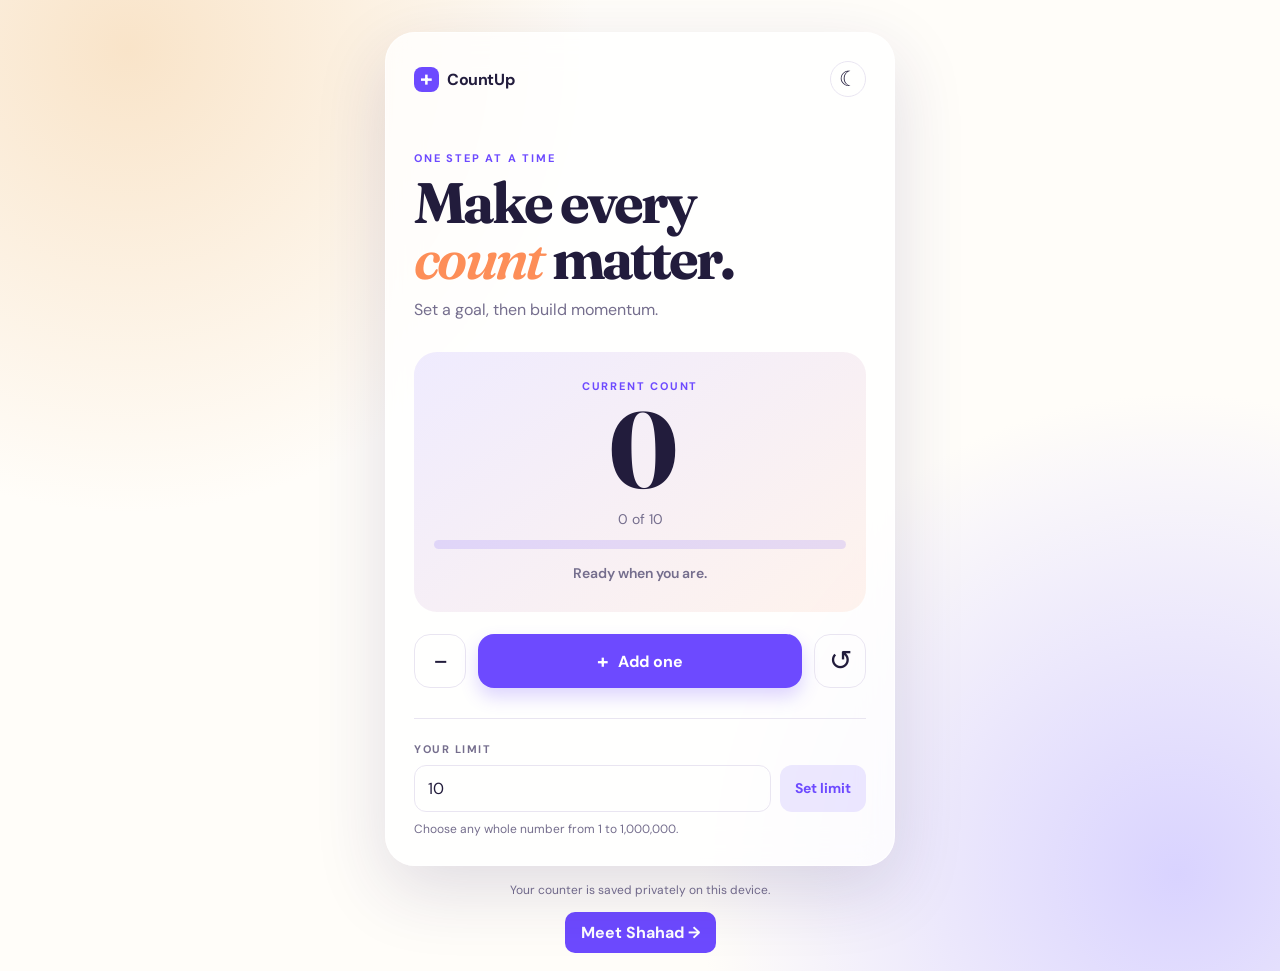
<file: index.html>
<!doctype html>
<html lang="en">
  <head>
    <meta charset="UTF-8" />
    <meta name="viewport" content="width=device-width, initial-scale=1.0" />
    <meta name="theme-color" content="#6d4aff" />
    <meta name="description" content="A simple, beautiful counter with a custom limit." />
    <title>CountUp — your focused counter</title>
    <link rel="preconnect" href="https://fonts.googleapis.com" />
    <link rel="preconnect" href="https://fonts.gstatic.com" crossorigin />
    <link href="https://fonts.googleapis.com/css2?family=DM+Sans:wght@400;500;600;700&family=Fraunces:opsz,wght@9..144,600;9..144,700&display=swap" rel="stylesheet" />
    <link rel="stylesheet" href="style.css" />
  </head>
  <body>
    <main class="page-shell">
      <section class="counter-card" aria-labelledby="page-title">
        <div class="topline">
          <div class="brand"><span class="brand-mark" aria-hidden="true">+</span> CountUp</div>
          <button class="icon-button" id="theme-toggle" type="button" aria-label="Switch to dark mode" title="Switch theme">☾</button>
        </div>

        <div class="intro">
          <p class="eyebrow">ONE STEP AT A TIME</p>
          <h1 id="page-title">Make every<br /><em>count</em> matter.</h1>
          <p class="helper-text">Set a goal, then build momentum.</p>
        </div>

        <div class="count-area" aria-live="polite">
          <p class="count-label">CURRENT COUNT</p>
          <output class="count-number" id="count">0</output>
          <p class="progress-copy" id="progress-copy">0 of 10</p>
          <div class="progress-track" aria-hidden="true"><div class="progress-fill" id="progress-fill"></div></div>
          <p class="status-message" id="status-message" role="status">Ready when you are.</p>
        </div>

        <div class="controls" aria-label="Counter controls">
          <button class="round-button" id="decrease" type="button" aria-label="Decrease count">−</button>
          <button class="increase-button" id="increase" type="button"><span aria-hidden="true">+</span> Add one</button>
          <button class="round-button" id="reset" type="button" aria-label="Reset count" title="Reset counter">↺</button>
        </div>

        <form class="limit-form" id="limit-form">
          <label for="limit">YOUR LIMIT</label>
          <div class="limit-input-row">
            <input id="limit" name="limit" type="number" min="1" max="1000000" value="10" inputmode="numeric" required />
            <button type="submit">Set limit</button>
          </div>
          <p class="form-note">Choose any whole number from 1 to 1,000,000.</p>
        </form>
      </section>
      <p class="footer-note">Your counter is saved privately on this device.</p>
      <a href="shahad.html" style="display:inline-block;margin-top:14px;padding:10px 16px;background:#6d4aff;color:white;border-radius:10px;text-decoration:none;font-weight:bold;">Meet Shahad →</a>
    </main>
    <script src="app.js"></script>
  </body>
</html>
</file>
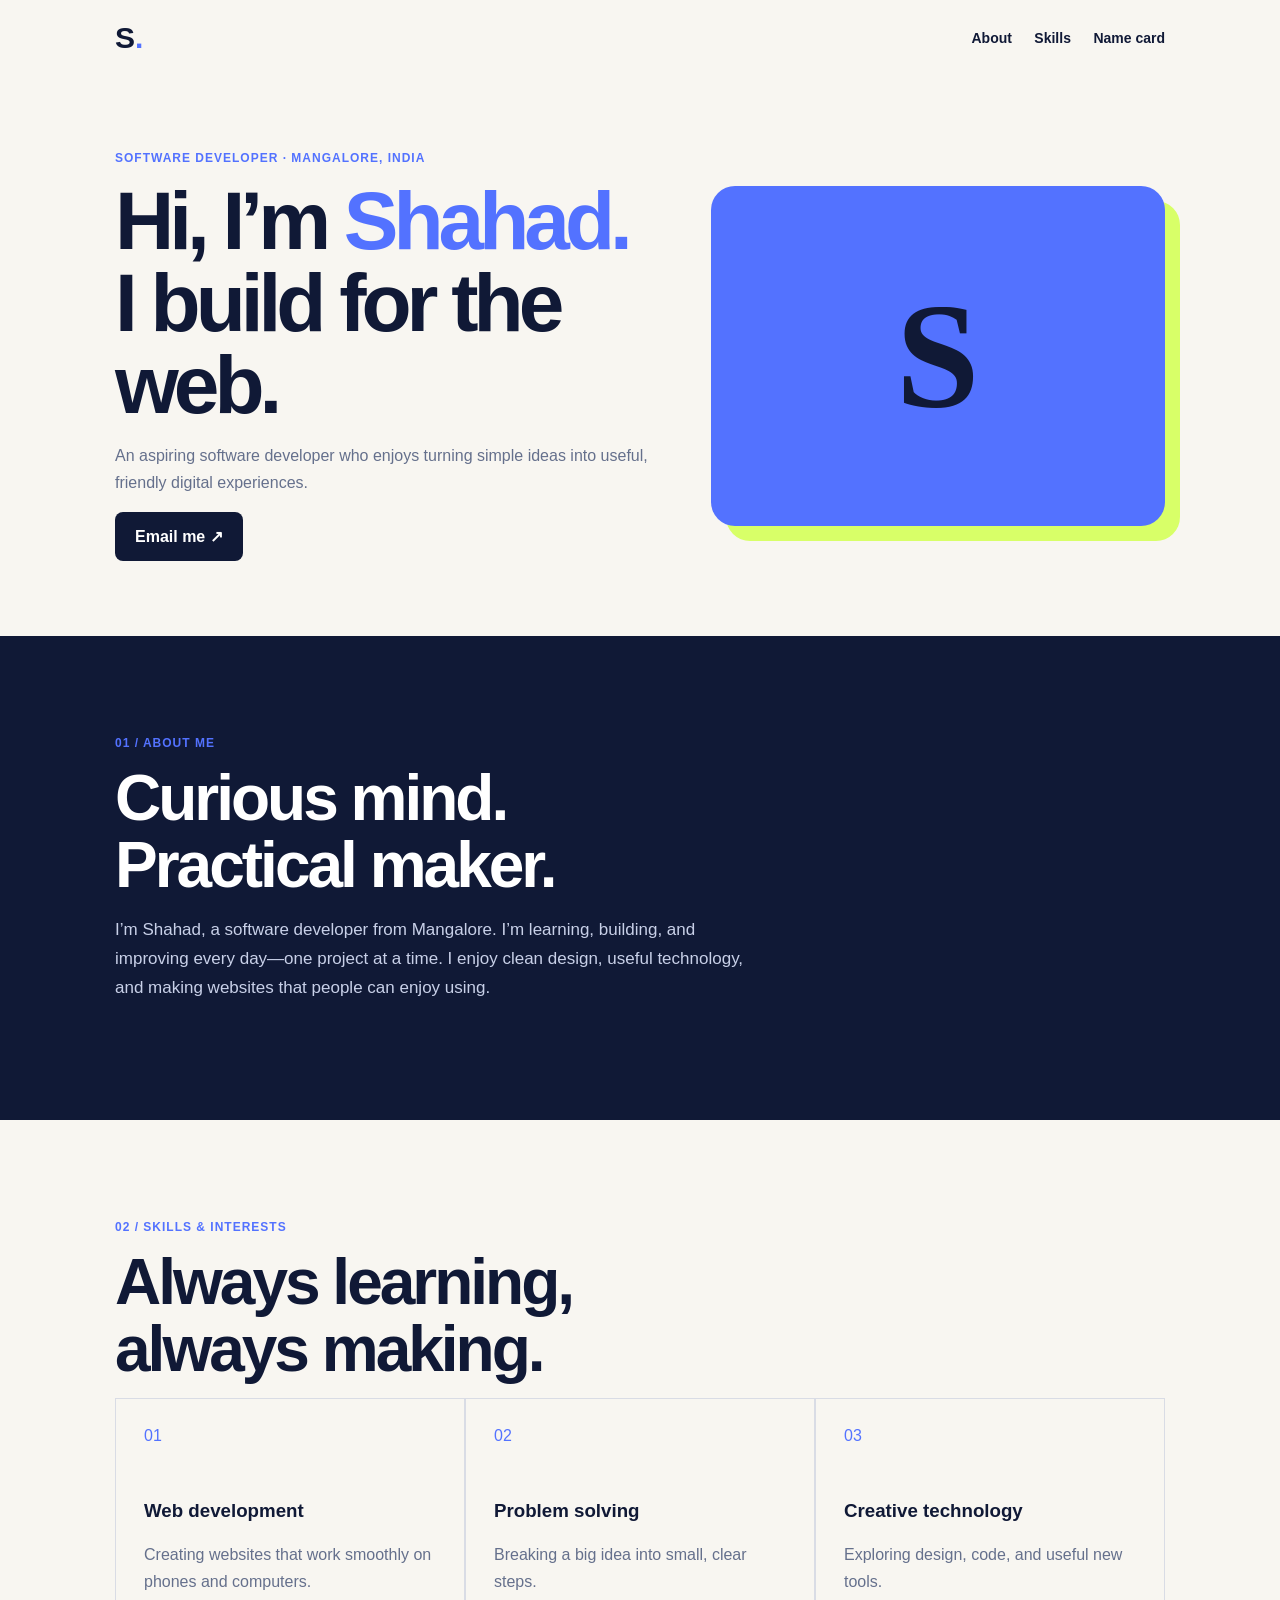
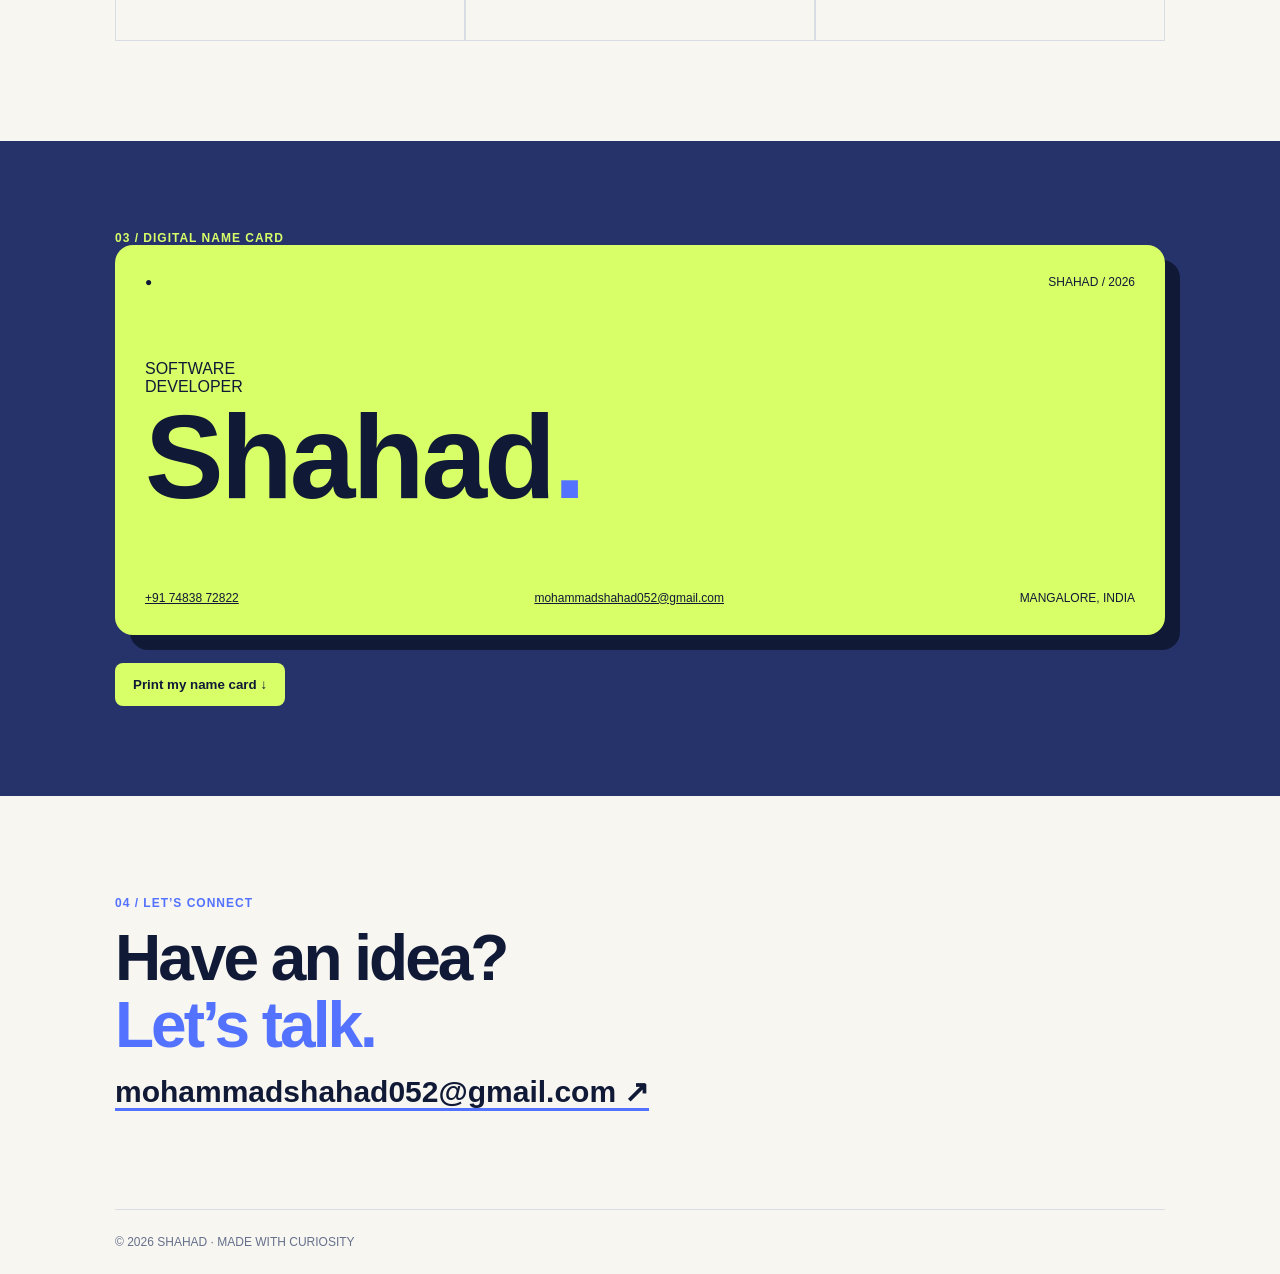
<file: shahad.html>
<!doctype html>
<html lang="en">
<head>
  <meta charset="UTF-8">
  <meta name="viewport" content="width=device-width, initial-scale=1">
  <title>Shahad | Software Developer</title>
  <style>
    * { box-sizing: border-box; }
    html { scroll-behavior: smooth; }
    body {
      margin: 0;
      font-family: Arial, sans-serif;
      color: #101936;
      background: #f8f6f1;
    }
    .wrap { width: min(1050px, calc(100% - 40px)); margin: auto; }
    nav {
      height: 76px; display: flex; justify-content: space-between;
      align-items: center;
    }
    .logo { font-size: 30px; font-weight: bold; }
    .blue { color: #5372ff; }
    nav a {
      color: #101936; text-decoration: none; margin-left: 18px;
      font-weight: bold; font-size: 14px;
    }
    .hero {
      min-height: 560px; display: grid; grid-template-columns: 1.1fr .9fr;
      align-items: center; gap: 40px;
    }
    .tag {
      color: #5372ff; font-size: 12px; font-weight: bold;
      letter-spacing: 1px;
    }
    h1 {
      font-size: clamp(48px, 7vw, 82px); letter-spacing: -5px;
      line-height: 1; margin: 15px 0;
    }
    h2 {
      font-size: clamp(38px, 6vw, 64px); letter-spacing: -3px;
      line-height: 1.05; margin: 15px 0;
    }
    p { color: #65708c; line-height: 1.7; }
    .button {
      display: inline-block; background: #101936; color: white;
      padding: 15px 20px; border-radius: 8px; text-decoration: none;
      font-weight: bold;
    }
    .art {
      height: 340px; display: grid; place-items: center; border-radius: 24px;
      background: #5372ff; color: #101936; font-size: 150px;
      font-family: Georgia, serif; font-weight: bold;
      box-shadow: 15px 15px 0 #d8ff68;
    }
    .about { padding: 100px 0; background: #101936; color: white; }
    .about p { color: #c8d0e8; max-width: 650px; font-size: 17px; }
    .skills { padding: 100px 0; }
    .grid { display: grid; grid-template-columns: repeat(3, 1fr); }
    .skill {
      border: 1px solid #d9dce5; padding: 28px; min-height: 220px;
    }
    .skill h3 { margin-top: 55px; }
    .card-area { padding: 90px 0; background: #26336a; }
    .card-area .tag { color: #d8ff68; }
    .card {
      min-height: 390px; padding: 30px; border-radius: 18px;
      background: #d8ff68; display: flex; flex-direction: column;
      justify-content: space-between; box-shadow: 15px 15px 0 #101936;
    }
    .card-top, .card-bottom {
      display: flex; justify-content: space-between; gap: 15px;
      font-size: 12px;
    }
    .card h2 { font-size: clamp(60px, 11vw, 118px); margin: 0; }
    .card a { color: #101936; }
    .print {
      margin-top: 28px; padding: 14px 18px; border: 0; border-radius: 8px;
      background: #d8ff68; color: #101936; font-weight: bold; cursor: pointer;
    }
    .contact { padding: 100px 0; }
    .email {
      font-size: clamp(18px, 3vw, 30px); font-weight: bold; color: #101936;
      text-decoration: none; border-bottom: 3px solid #5372ff;
    }
    footer {
      padding: 25px 0; color: #65708c; font-size: 12px;
      border-top: 1px solid #d9dce5;
    }
    @media (max-width: 700px) {
      nav a { display: none; }
      .hero { grid-template-columns: 1fr; padding: 50px 0; }
      .art { height: 250px; }
      .grid { grid-template-columns: 1fr; }
      .skill h3 { margin-top: 25px; }
      .card-bottom { flex-direction: column; }
    }
    @media print {
      nav, .hero, .about, .skills, .contact, footer, .card-area > .wrap > .tag, .print { display: none; }
      .card-area { padding: 0; background: white; }
      .card { min-height: 100vh; border-radius: 0; box-shadow: none; }
    }
  </style>
</head>
<body>
  <nav class="wrap">
    <div class="logo">S<span class="blue">.</span></div>
    <div>
      <a href="#about">About</a>
      <a href="#skills">Skills</a>
      <a href="#card">Name card</a>
    </div>
  </nav>

  <main>
    <section class="hero wrap">
      <div>
        <div class="tag">SOFTWARE DEVELOPER · MANGALORE, INDIA</div>
        <h1>Hi, I’m <span class="blue">Shahad.</span><br>I build for the web.</h1>
        <p>An aspiring software developer who enjoys turning simple ideas into useful, friendly digital experiences.</p>
        <a class="button" href="mailto:mohammadshahad052@gmail.com">Email me ↗</a>
      </div>
      <div class="art">S</div>
    </section>

    <section class="about" id="about">
      <div class="wrap">
        <div class="tag">01 / ABOUT ME</div>
        <h2>Curious mind.<br>Practical maker.</h2>
        <p>I’m Shahad, a software developer from Mangalore. I’m learning, building, and improving every day—one project at a time. I enjoy clean design, useful technology, and making websites that people can enjoy using.</p>
      </div>
    </section>

    <section class="skills wrap" id="skills">
      <div class="tag">02 / SKILLS & INTERESTS</div>
      <h2>Always learning,<br>always making.</h2>
      <div class="grid">
        <article class="skill">
          <span class="blue">01</span>
          <h3>Web development</h3>
          <p>Creating websites that work smoothly on phones and computers.</p>
        </article>
        <article class="skill">
          <span class="blue">02</span>
          <h3>Problem solving</h3>
          <p>Breaking a big idea into small, clear steps.</p>
        </article>
        <article class="skill">
          <span class="blue">03</span>
          <h3>Creative technology</h3>
          <p>Exploring design, code, and useful new tools.</p>
        </article>
      </div>
    </section>

    <section class="card-area" id="card">
      <div class="wrap">
        <div class="tag">03 / DIGITAL NAME CARD</div>
        <div class="card">
          <div class="card-top"><span>●</span><span>SHAHAD / 2026</span></div>
          <div>
            <div>SOFTWARE<br>DEVELOPER</div>
            <h2>Shahad<span class="blue">.</span></h2>
          </div>
          <div class="card-bottom">
            <a href="tel:+917483872822">+91 74838 72822</a>
            <a href="mailto:mohammadshahad052@gmail.com">mohammadshahad052@gmail.com</a>
            <span>MANGALORE, INDIA</span>
          </div>
        </div>
        <button class="print" onclick="window.print()">Print my name card ↓</button>
      </div>
    </section>

    <section class="contact wrap">
      <div class="tag">04 / LET’S CONNECT</div>
      <h2>Have an idea?<br><span class="blue">Let’s talk.</span></h2>
      <a class="email" href="mailto:mohammadshahad052@gmail.com">mohammadshahad052@gmail.com ↗</a>
    </section>
  </main>

  <footer class="wrap">© 2026 SHAHAD · MADE WITH CURIOSITY</footer>
</body>
</html>
</file>
<file: style.css>
:root { --ink:#221c3c; --muted:#756e8d; --paper:#fffdf9; --surface:rgba(255,255,255,.78); --accent:#6d4aff; --accent-2:#fd8e58; --line:#e9e5f1; --shadow:0 24px 70px rgba(49,31,104,.15); }
* { box-sizing:border-box; }
body { margin:0; min-width:320px; color:var(--ink); font-family:"DM Sans",sans-serif; background:radial-gradient(circle at 10% 5%,#f9e4c9 0,transparent 29rem),radial-gradient(circle at 92% 90%,#d9d3ff 0,transparent 30rem),var(--paper); transition:background .25s,color .25s; }
body.dark { --ink:#f7f3ff; --muted:#bbb3d0; --paper:#171222; --surface:rgba(35,28,50,.84); --accent:#a994ff; --accent-2:#ffad7e; --line:#413655; --shadow:0 24px 70px rgba(0,0,0,.35); }
button,input { font:inherit; }
button { cursor:pointer; }
.page-shell { min-height:100vh; display:grid; place-items:center; padding:32px 18px 18px; }
.counter-card { width:min(100%,510px); padding:28px; border:1px solid rgba(255,255,255,.65); border-radius:30px; background:var(--surface); box-shadow:var(--shadow); backdrop-filter:blur(16px); }
.topline { display:flex; align-items:center; justify-content:space-between; }
.brand { display:flex; gap:8px; align-items:center; font-weight:700; letter-spacing:-.4px; }
.brand-mark { display:grid; place-items:center; width:25px; height:25px; border-radius:8px; background:var(--accent); color:white; font-size:22px; line-height:1; }
.icon-button,.round-button { border:1px solid var(--line); color:var(--ink); background:transparent; }
.icon-button { width:36px; height:36px; border-radius:50%; font-size:21px; }
.intro { margin:54px 0 32px; }
.eyebrow,.count-label { margin:0; color:var(--accent); font-size:11px; font-weight:700; letter-spacing:1.8px; }
h1 { margin:10px 0 12px; font-family:Fraunces,serif; font-size:clamp(42px,10vw,57px); line-height:.98; letter-spacing:-2.7px; }
h1 em { color:var(--accent-2); font-weight:600; }
.helper-text,.form-note { margin:0; color:var(--muted); }
.count-area { text-align:center; padding:27px 20px 24px; border-radius:23px; background:linear-gradient(145deg,rgba(109,74,255,.11),rgba(253,142,88,.10)); }
.count-number { display:block; margin:2px 0 0; font-family:Fraunces,serif; color:var(--ink); font-size:clamp(76px,19vw,108px); font-weight:700; letter-spacing:-6px; line-height:1; font-variant-numeric:tabular-nums; }
.progress-copy { margin:7px 0 12px; font-size:14px; color:var(--muted); }
.progress-track { height:9px; overflow:hidden; border-radius:99px; background:rgba(109,74,255,.15); }
.progress-fill { height:100%; width:0; border-radius:inherit; background:linear-gradient(90deg,var(--accent),var(--accent-2)); transition:width .28s ease; }
.status-message { min-height:24px; margin:15px 0 0; color:var(--muted); font-size:14px; font-weight:600; }
.status-message.reached { color:var(--accent); }
.controls { display:grid; grid-template-columns:52px 1fr 52px; gap:12px; margin:22px 0 30px; }
.round-button { border-radius:16px; font-size:28px; transition:transform .16s,background .16s; }
.round-button:hover { background:var(--line); transform:translateY(-2px); }
.increase-button { min-height:54px; border:0; border-radius:16px; background:var(--accent); color:white; font-weight:700; box-shadow:0 9px 18px rgba(109,74,255,.23); transition:transform .16s,filter .16s; }
.increase-button span { font-size:20px; vertical-align:-1px; margin-right:5px; }.increase-button:hover:not(:disabled) { transform:translateY(-2px); filter:brightness(1.06); }.increase-button:disabled { cursor:not-allowed; opacity:.58; }
.limit-form { padding-top:23px; border-top:1px solid var(--line); }.limit-form label { display:block; margin-bottom:9px; font-size:11px; letter-spacing:1.5px; font-weight:700; color:var(--muted); }.limit-input-row { display:flex; gap:9px; }.limit-input-row input { width:100%; min-width:0; padding:12px 13px; border:1px solid var(--line); border-radius:12px; color:var(--ink); background:transparent; outline:none; }.limit-input-row input:focus { border-color:var(--accent); box-shadow:0 0 0 3px rgba(109,74,255,.15); }.limit-input-row button { padding:0 15px; border:0; border-radius:12px; color:var(--accent); background:rgba(109,74,255,.12); font-size:14px; font-weight:700; white-space:nowrap; }.form-note { margin-top:9px; font-size:12px; }.footer-note { margin:16px 0 0; color:var(--muted); font-size:12px; }
@media (max-width:400px) { .counter-card { padding:21px; border-radius:24px; }.intro { margin-top:38px; }.limit-input-row button { padding:0 10px; } }
</file>
